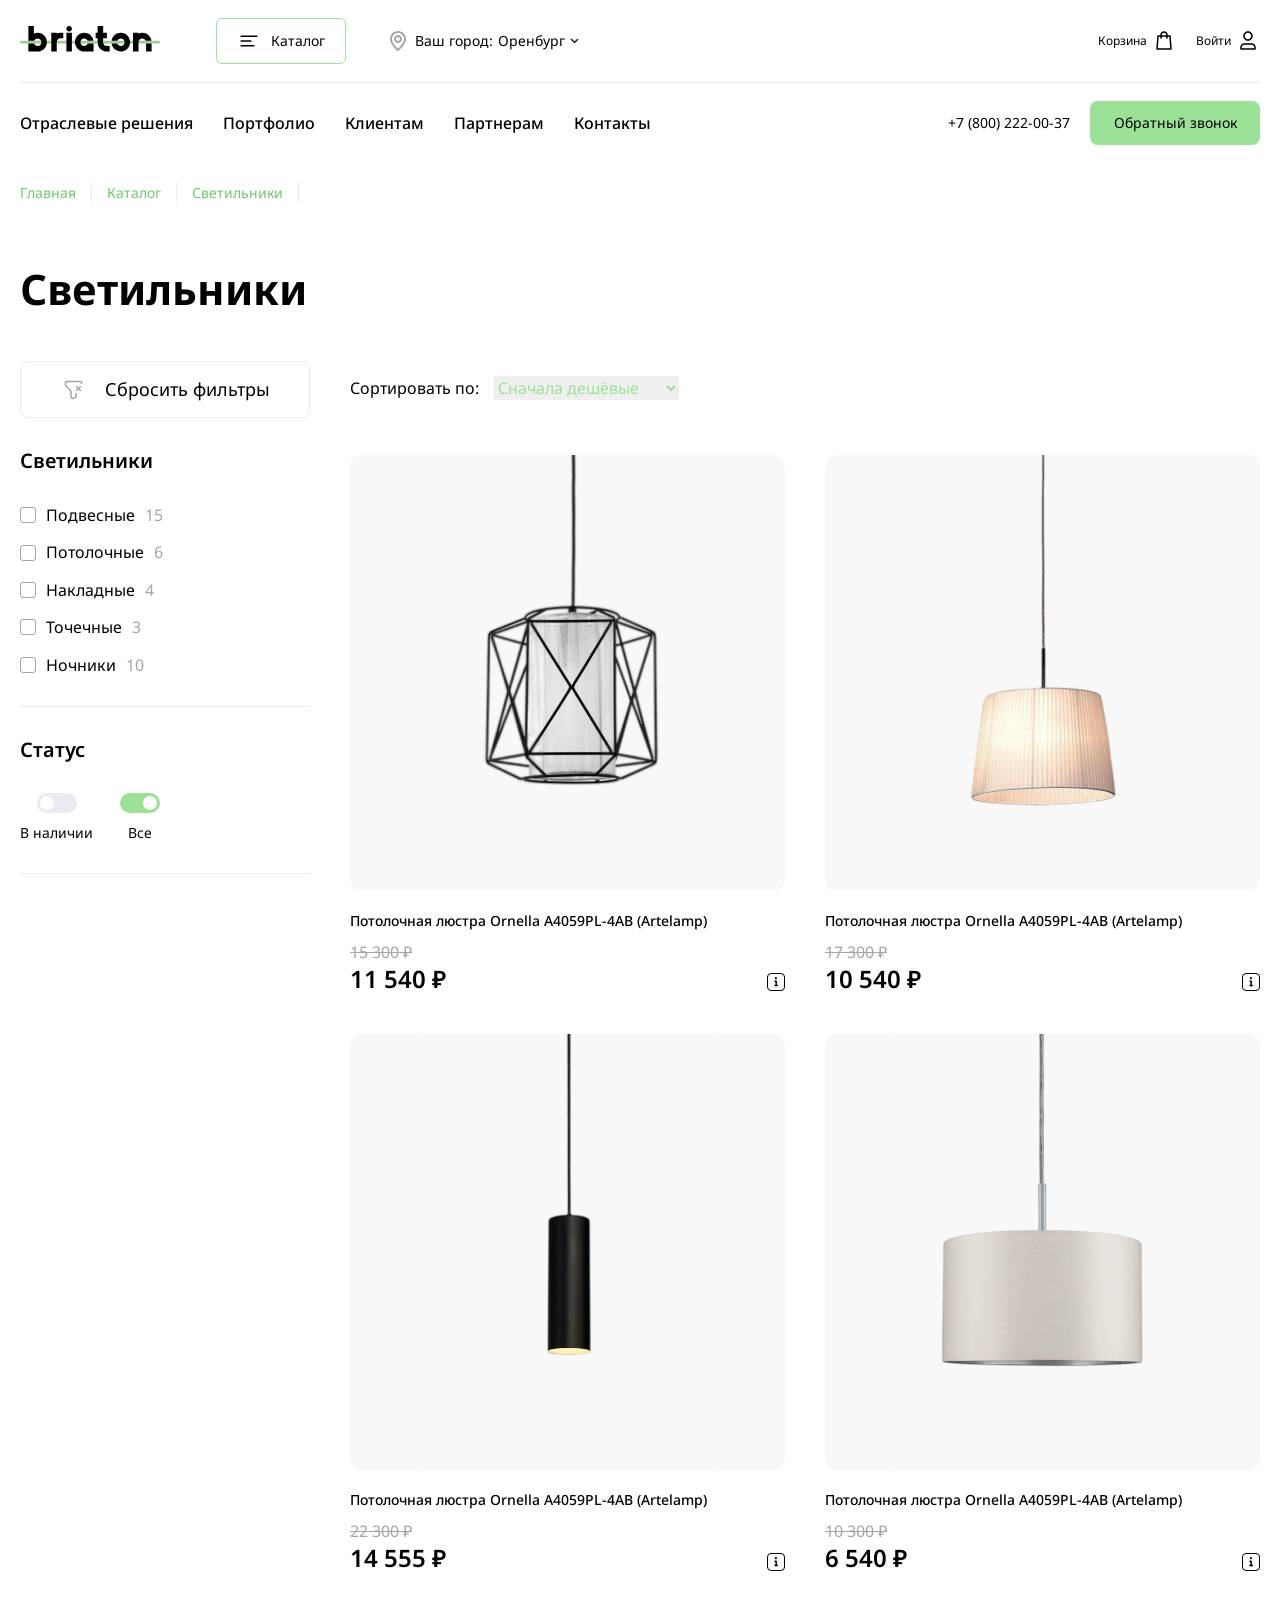
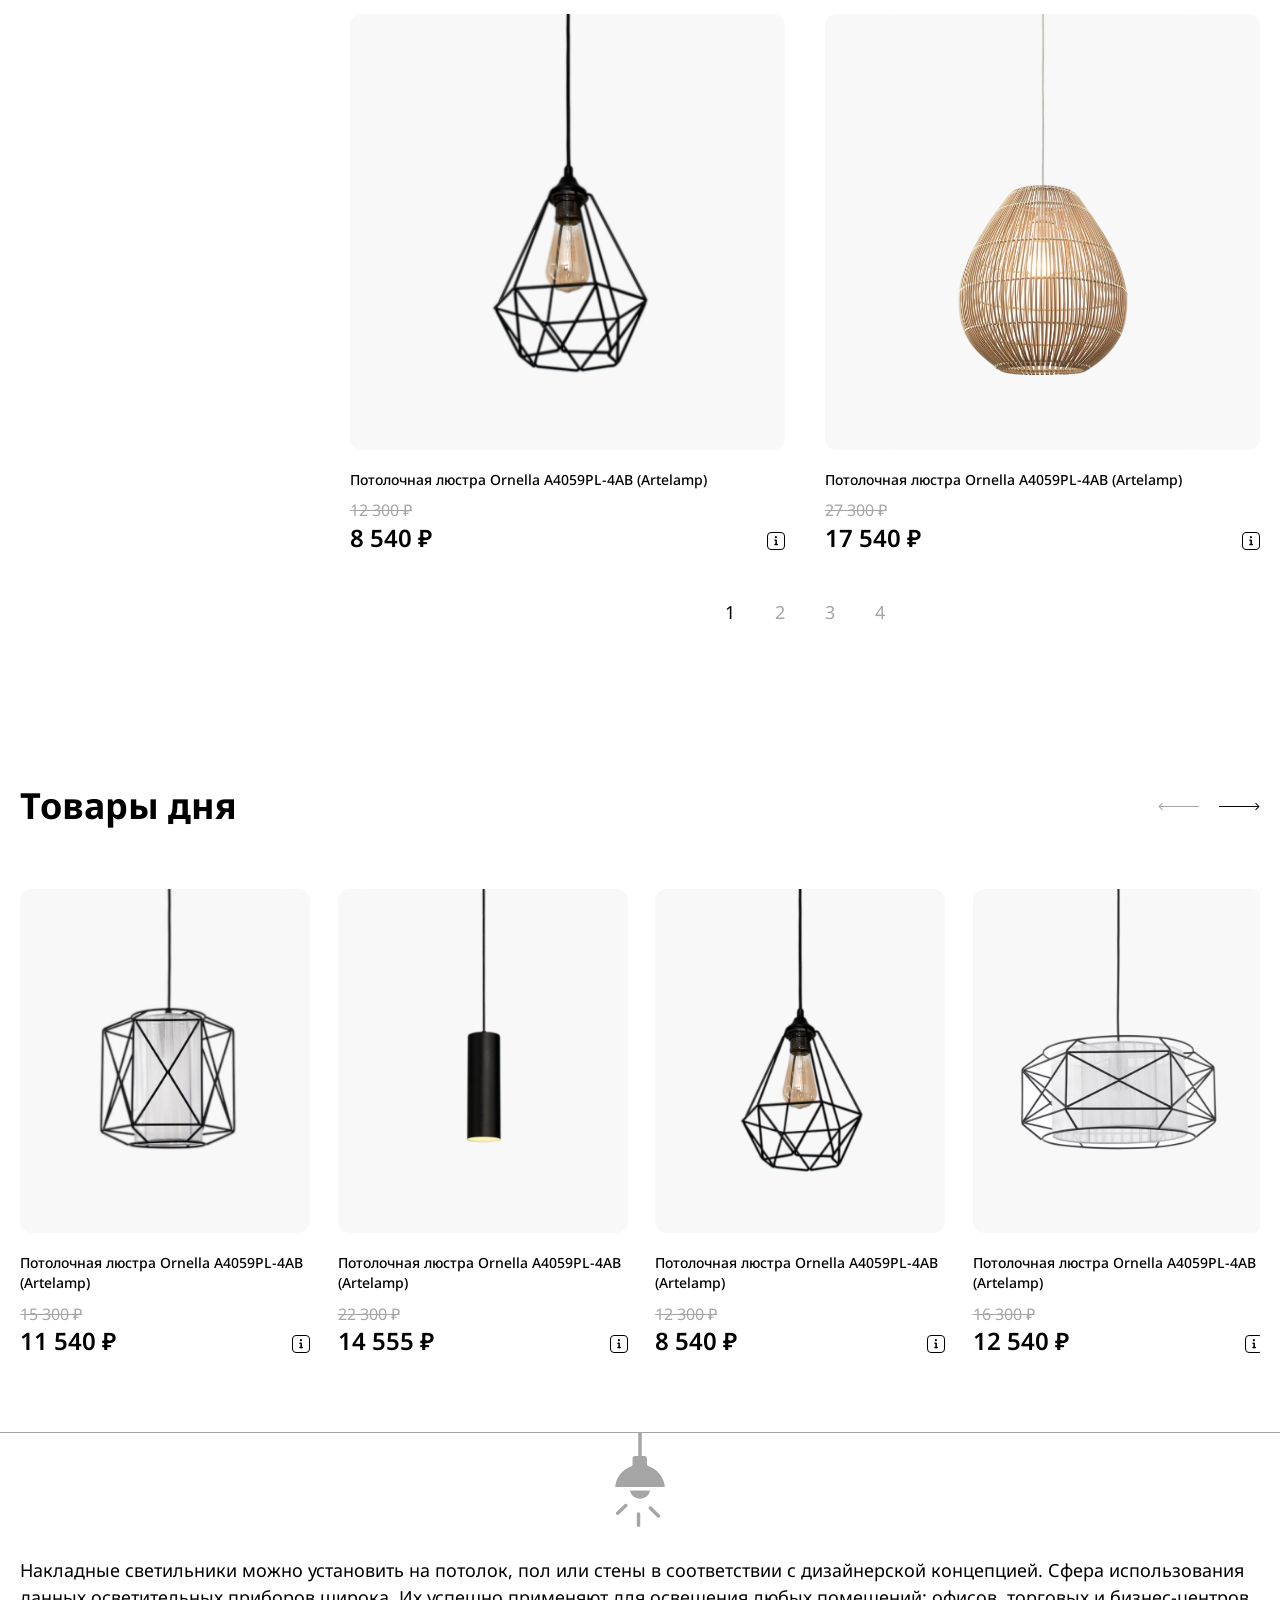
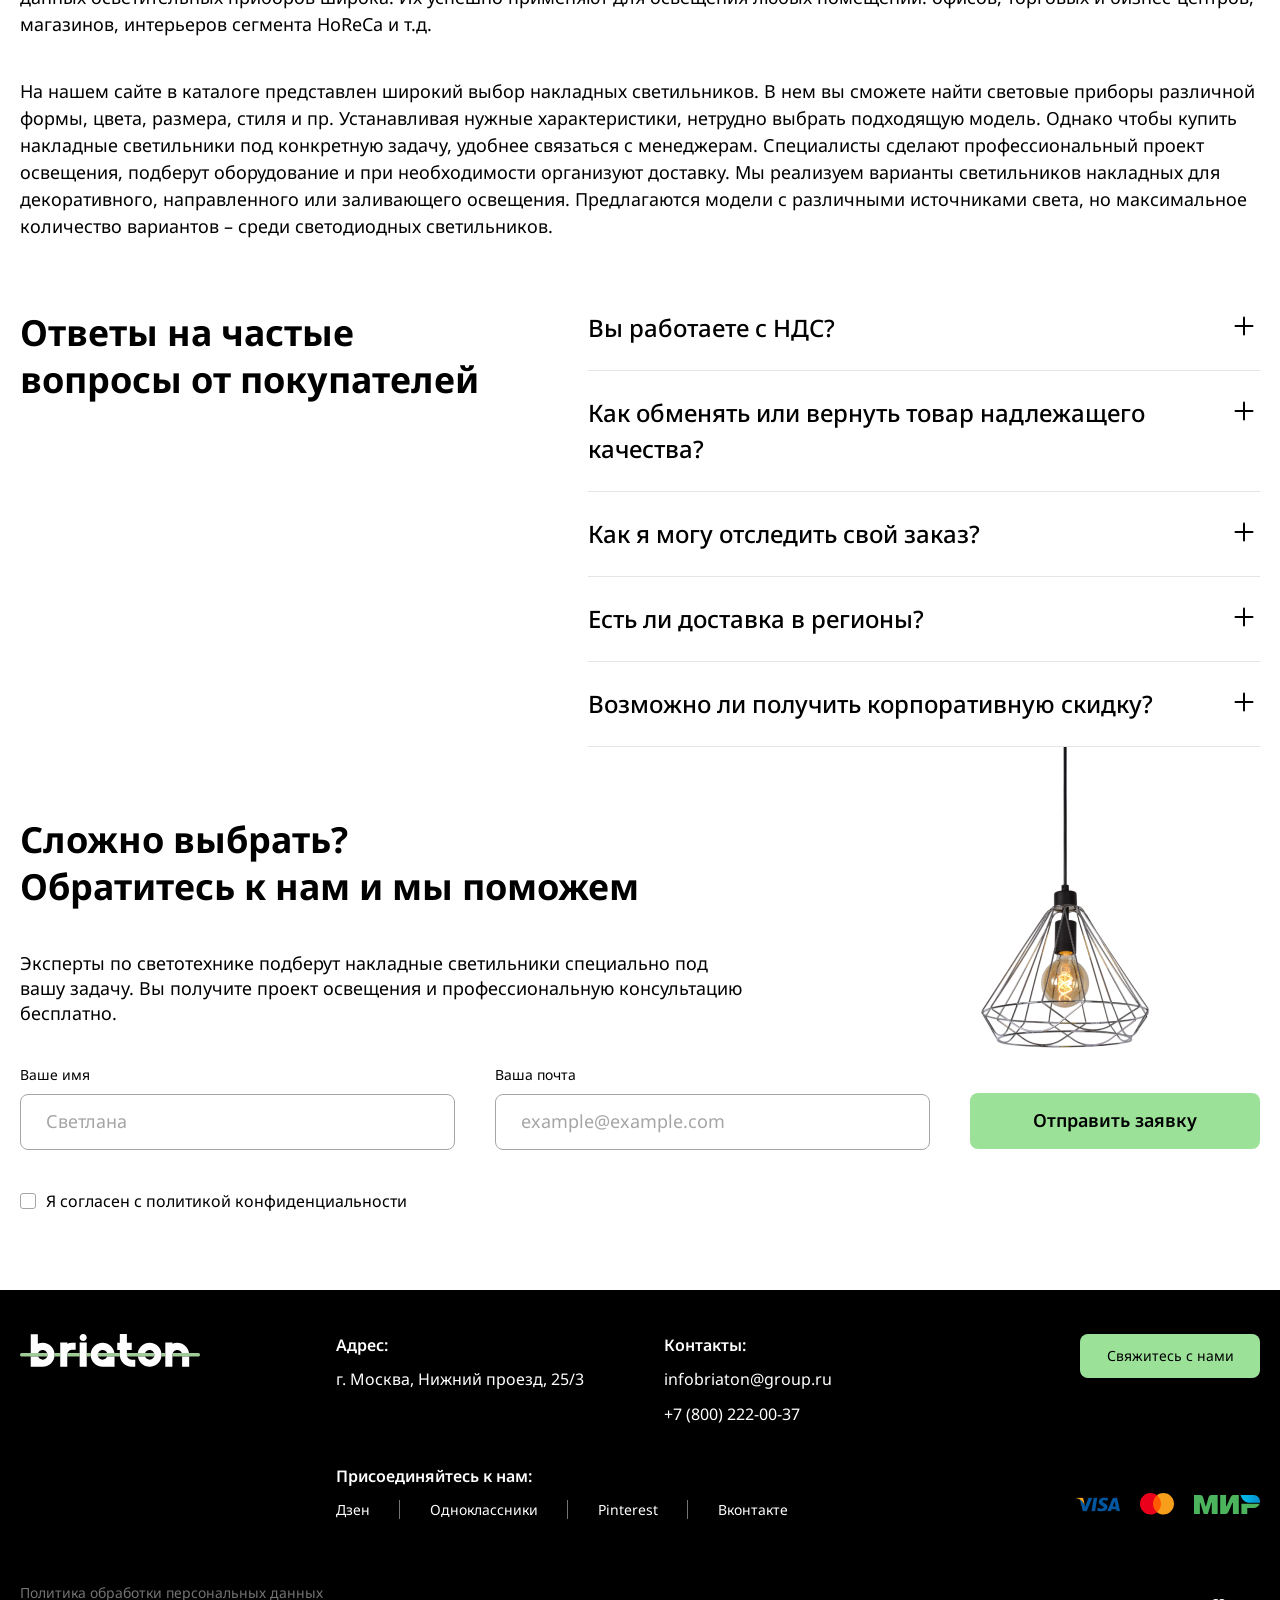
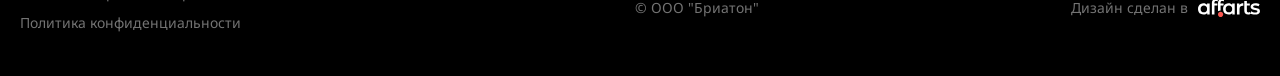
<file: catalog.html>
<!DOCTYPE html>
<html lang="ru">
<head>
  <meta charset="UTF-8">
  <meta name="viewport" content="width=device-width, initial-scale=1.0">
  <meta http-equiv="X-UA-Compatible" content="ie=edge">
  <link rel="stylesheet" href="css/style.css">
  <title>Каталог товаров - Briaton</title>
</head>

<body>
<header class="header">
  <div class="container">

    <!-- Header - top -->
    <div class="header__top">
      <a href="#" class="header__logo-link">
        <svg class="header__logo" width="140" height="26" aria-hidden="true">
          <use xlink:href="images/sprite.svg#icon-logo"></use>
        </svg>
      </a>
      <button class="header__catalog-btn" type="button">
        <svg class="header__logo" width="24" height="24" aria-hidden="true">
          <use xlink:href="images/sprite.svg#icon-menu"></use>
        </svg>
        <span class="header__catalog-text">Каталог</span>
      </button>

      <!-- Location -->
      <div class="header__location location">
        <svg class="location__icon" width="24" height="24" aria-hidden="true">
          <use xlink:href="images/sprite.svg#icon-location"></use>
        </svg>
        <span class="location__text">Ваш город:</span>
        <button class="location__city" type="button">
          <span class="location__city-name">Оренбург</span>
          <svg class="location__arrow" width="9" height="6" aria-hidden="true">
            <use xlink:href="images/sprite.svg#icon-arrow-bottom"></use>
          </svg>
        </button>
        <ul class="location__sublist">
          <li class="location__subitem">
            <button class="location__sublink" type="button">Москва</button>
          </li>
          <li class="location__subitem">
            <button class="location__sublink" type="button">Оренбург</button>
          </li>
          <li class="location__subitem">
            <button class="location__sublink" type="button">Санкт-Петербург</button>
          </li>
        </ul>
      </div>

      <!-- User list -->
      <ul class="header__user-list">
        <li class="header__user-item">
          <button class="header__user-btn" type="button">
            <span class="header__user-text">Корзина</span>
            <svg class="header__user-icon" width="24" height="24" aria-hidden="true">
              <use xlink:href="images/sprite.svg#icon-basket"></use>
            </svg>
            <span class="header__user-count" style="display: none;">0</span>
          </button>

          <!-- Basket -->
          <div class="header__basket basket">
            <ul class="basket__list">
              <!--
              <li class="basket__item">
                <div class="basket__img">
                  <img src="images/item-1.png" alt="Фотография товара" height="60" width="60">
                </div>
                <span class="basket__name">Citilux Идальго CL434321 Бра с выключателем</span>
                <span class="basket__price">5690 руб</span>
                <button class="basket__item-close" type="button">
                  <svg class="main-menu__icon" width="24" height="24" aria-hidden="true">
                    <use xlink:href="images/sprite.svg#icon-close"></use>
                  </svg>
                </button>
              </li>
               -->
            </ul>
            <!-- <a class="basket__link btn" href="#">Перейти к оформлению</a> -->
            <div class="basket__empty-block">Корзина пока пуста</div>
          </div>
        </li>
        <li class="header__user-item">
          <button class="header__user-btn" type="button">
            <span class="header__user-text">Войти</span>
            <svg class="header__user-icon" width="24" height="24" aria-hidden="true">
              <use xlink:href="images/sprite.svg#icon-user"></use>
            </svg>
          </button>
        </li>
      </ul>
    </div>

    <!-- Header - bottom -->
    <div class="header__bottom">
      <ul class="header__nav-list">
        <li class="header__nav-item">
          <a class="header__nav-link" href="#">Отраслевые решения</a>
        </li>
        <li class="header__nav-item">
          <a class="header__nav-link" href="#">Портфолио</a>
        </li>
        <li class="header__nav-item">
          <a class="header__nav-link" href="#">Клиентам</a>
        </li>
        <li class="header__nav-item">
          <a class="header__nav-link" href="#">Партнерам</a>
        </li>
        <li class="header__nav-item">
          <a class="header__nav-link" href="#">Контакты</a>
        </li>
      </ul>
      <div class="header__contacts">
        <a href="tel:+78002220037" class="header__phone">+7 (800) 222-00-37</a>
        <button class="header__btn btn" type="button">Обратный звонок</button>
      </div>
    </div>

    <!-- Catalog -->
    <div class="header__catalog main-menu">
      <div class="main-menu__wrapper">
        <div class="main-menu__heading">
          <h2 class="main-menu__title">Категории товаров</h2>
          <button class="main-menu__close" type="button">
            <svg class="main-menu__icon" width="24" height="24" aria-hidden="true">
              <use xlink:href="images/sprite.svg#icon-close"></use>
            </svg>
          </button>
        </div>
        <ul class="main-menu__list">
          <li class="main-menu__item">
            <a class="main-menu__link" href="#">Люстры</a>
          </li>
          <li class="main-menu__item">
            <a class="main-menu__link main-menu__link--active" href="#">Светильники</a>
          </li>
          <li class="main-menu__item">
            <a class="main-menu__link" href="#">Бра и подсветки</a>
          </li>
          <li class="main-menu__item">
            <a class="main-menu__link" href="#">Споты</a>
          </li>
          <li class="main-menu__item">
            <a class="main-menu__link" href="#">Настольные лампы</a>
          </li>
          <li class="main-menu__item">
            <a class="main-menu__link" href="#">Торшеры</a>
          </li>
          <li class="main-menu__item">
            <a class="main-menu__link" href="#">Трековые системы</a>
          </li>
          <li class="main-menu__item">
            <a class="main-menu__link" href="#">Уличное освещение</a>
          </li>
          <li class="main-menu__item">
            <a class="main-menu__link" href="#">Офисное освещение</a>
          </li>
          <li class="main-menu__item">
            <a class="main-menu__link" href="#">Лампочки</a>
          </li>
          <li class="main-menu__item">
            <a class="main-menu__link" href="#">Светодиоидная подсветка</a>
          </li>
          <li class="main-menu__item">
            <a class="main-menu__link" href="#">Предметы инерьера</a>
          </li>
          <li class="main-menu__item">
            <a class="main-menu__link" href="#">Электротовары</a>
          </li>
          <li class="main-menu__item">
            <a class="main-menu__link" href="#">Комплектующие</a>
          </li>
        </ul>
      </div>
    </div>
  </div>
</header>

<main>
  <!-- Breadcrumbs -->
  <div class="breadcrumbs">
    <div class="container">
      <ul class="breadcrumbs__list">
        <li class="breadcrumbs__item">
          <a class="breadcrumbs__link" href="#">Главная</a>
        </li>
        <li class="breadcrumbs__item">
          <a class="breadcrumbs__link" href="#">Каталог</a>
        </li>
        <li class="breadcrumbs__item">
          <a class="breadcrumbs__link" href="#">Светильники</a>
        </li>
      </ul>
    </div>
  </div>

  <section class="catalog">
    <div class="container">
      <h1 class="catalog__title">Светильники</h1>
      <div class="catalog__wrapper">
        <form action="#" method="get" class="catalog-form">
          <button class="catalog-form__reset" type="reset">
            <svg width="24" height="24" aria-hidden="true">
              <use xlink:href="images/sprite.svg#icon-filter"></use>
            </svg>
            <span class="catalog-form__reset-text">Сбросить фильтры</span>
          </button>
          <fieldset class="catalog-form__fieldset">
            <legend class="catalog-form__legend">Светильники</legend>
            <ul class="catalog-form__list-col">
              <li class="catalog-form__item-col">
                <div class="custom-checkbox custom-checkbox--pendant">
                  <input class="visually-hidden custom-checkbox__field" id="pendant" type="checkbox" name="type" value="pendant">
                  <label class="custom-checkbox__label" for="pendant">
                      <span class="custom-checkbox__name">
                        Подвесные
                      </span>
                    <svg class="custom-checkbox__icon" width="10" height="10" aria-hidden="true">
                      <use xlink:href="images/sprite.svg#icon-check"></use>
                    </svg>
                    <span class="custom-checkbox__count">158</span>
                  </label>
                </div>
              </li>
              <li class="catalog-form__item-col">
                <div class="custom-checkbox custom-checkbox--ceiling">
                  <input class="visually-hidden custom-checkbox__field" id="ceiling" type="checkbox" name="type" value="ceiling">
                  <label class="custom-checkbox__label" for="ceiling">
                      <span class="custom-checkbox__name">
                        Потолочные
                      </span>
                    <svg class="custom-checkbox__icon" width="10" height="10" aria-hidden="true">
                      <use xlink:href="images/sprite.svg#icon-check"></use>
                    </svg>
                    <span class="custom-checkbox__count">118</span>
                  </label>
                </div>
              </li>
              <li class="catalog-form__item-col">
                <div class="custom-checkbox custom-checkbox--overhead">
                  <input class="visually-hidden custom-checkbox__field" id="overhead" type="checkbox" name="type" value="overhead">
                  <label class="custom-checkbox__label" for="overhead">
                      <span class="custom-checkbox__name">
                        Накладные
                      </span>
                    <svg class="custom-checkbox__icon" width="10" height="10" aria-hidden="true">
                      <use xlink:href="images/sprite.svg#icon-check"></use>
                    </svg>
                    <span class="custom-checkbox__count">463</span>
                  </label>
                </div>
              </li>
              <li class="catalog-form__item-col">
                <div class="custom-checkbox custom-checkbox--point">
                  <input class="visually-hidden custom-checkbox__field" id="point" type="checkbox" name="type" value="point">
                  <label class="custom-checkbox__label" for="point">
                      <span class="custom-checkbox__name">
                        Точечные
                      </span>
                    <svg class="custom-checkbox__icon" width="10" height="10" aria-hidden="true">
                      <use xlink:href="images/sprite.svg#icon-check"></use>
                    </svg>
                    <span class="custom-checkbox__count">158</span>
                  </label>
                </div>
              </li>
              <li class="catalog-form__item-col">
                <div class="custom-checkbox custom-checkbox--nightlights">
                  <input class="visually-hidden custom-checkbox__field" id="nightlights" type="checkbox"
                         name="type" value="nightlights">
                  <label class="custom-checkbox__label" for="nightlights">
                      <span class="custom-checkbox__name">
                        Ночники
                      </span>
                    <svg class="custom-checkbox__icon" width="10" height="10" aria-hidden="true">
                      <use xlink:href="images/sprite.svg#icon-check"></use>
                    </svg>
                    <span class="custom-checkbox__count">118</span>
                  </label>
                </div>
              </li>
            </ul>
          </fieldset>
          <fieldset class="catalog-form__fieldset">
            <legend class="catalog-form__legend">Статус</legend>
            <ul class="catalog-form__list-row">
              <li class="catalog-form__item-row">
                <div class="custom-radio">
                  <input class="visually-hidden custom-radio__field" id="instock" type="radio" name="status"
                         value="instock">
                  <label class="custom-radio__label" for="instock">
                    <span class="custom-radio__toggle"></span>
                    <span class="custom-radio__text">В наличии</span>
                  </label>
                </div>
              </li>
              <li class="catalog-form__item-row">
                <div class="custom-radio">
                  <input class="visually-hidden custom-radio__field" id="all-item" type="radio" name="status"
                         value="all-item" checked>
                  <label class="custom-radio__label" for="all-item">
                    <span class="custom-radio__toggle"></span>
                    <span class="custom-radio__text">Все</span>
                  </label>
                </div>
              </li>
            </ul>
          </fieldset>
        </form>
        <div class="catalog__products">
          <div class="catalog__sort">
            <p class="catalog__sort-text">Сортировать по:</p>
            <select class="catalog__sort-select" name="sort">
              <option value="price-min">Сначала дешёвые</option>
              <option value="price-max">Сначала дорогие</option>
              <option value="rating-max">Сначала популярные</option>
            </select>
          </div>
          <ul class="catalog__list">
          </ul>
          <ol class="catalog__pagination">
          </ol>
        </div>
      </div>
    </div>
  </section>

  <!-- Товары дня -->
  <section class="day-products">
    <div class="container">
      <div class="day-products__top">
        <h2 class="day-products__title">Товары дня</h2>

        <!-- Навигация для слайдера -->
        <div class="day-products__navigation">
          <button class="day-products__navigation-btn day-products__navigation-btn--prev" disabled type="button">
            <svg width="41" height="9" aria-hidden="true">
              <use xlink:href="images/sprite.svg#icon-arrow-prev"></use>
            </svg>
          </button>
          <button class="day-products__navigation-btn day-products__navigation-btn--next" type="button">
            <svg width="41" height="9" aria-hidden="true">
              <use xlink:href="images/sprite.svg#icon-arrow-next"></use>
            </svg>
          </button>
        </div>
      </div>

      <!-- Слайдер -->
      <div class="day-products__slider swiper">
        <ul class="day-products__list swiper-wrapper">
        </ul>
      </div>
    </div>
  </section>

  <!-- Описание компании -->
  <section class="description">
    <div class="container">
      <svg class="description__lamp" width="94" height="94" aria-hidden="true">
        <use xlink:href="images/sprite.svg#icon-lamp"></use>
      </svg>
      <h2 class="visually-hidden">Описание магазина</h2>
      <div class="description__texts">
        <p>Накладные светильники можно установить на потолок, пол или стены в соответствии с дизайнерской концепцией. Сфера использования данных осветительных приборов широка. Их успешно применяют для освещения любых помещений: офисов, торговых и бизнес-центров, магазинов, интерьеров сегмента HoReCa и т.д.
        </p>
        <p>На нашем сайте в каталоге представлен широкий выбор накладных светильников. В нем вы сможете найти световые приборы различной формы, цвета, размера, стиля и пр. Устанавливая нужные характеристики, нетрудно выбрать подходящую модель. Однако чтобы купить накладные светильники под конкретную задачу, удобнее связаться с менеджерам. Специалисты сделают профессиональный проект освещения, подберут оборудование и при необходимости организуют доставку. Мы реализуем варианты светильников накладных для декоративного, направленного или заливающего освещения. Предлагаются модели с различными источниками света, но максимальное количество вариантов – среди светодиодных светильников.</p>
      </div>
    </div>
  </section>

  <!-- FAQ -->
  <section class="faq">
    <div class="container">
      <div class="faq__wrapper">
        <h2 class="faq__title">Ответы на частые вопросы от покупателей</h2>
        <div class="faq__accordion accordion">
          <div class="accordion__element">
            <button class="accordion__btn" type="button">
              <span class="accordion__btn-text">Вы работаете с НДС?</span>
              <span class="accordion__btn-icon"></span>
            </button>
            <div class="accordion__content">
              <div class="accordion__inner">
                <div class="accordion__text">
                  <p>Вы можете отказаться от покупки. Товар должен быть надлежащего качества. Убедитесь, что сохранён товарный вид, потребительские свойства, а также имеется документ, подтверждающий покупку товара, на товаре отсутствуют следы сборки, ухудшающие его товарный вид.</p>
                  <p>Обращаем Ваше внимание, что расходы на доставку товара в случае возврата или обмена товара надлежащего качества несет Покупатель.</p>
                </div>
              </div>
            </div>
          </div>
          <div class="accordion__element">
            <button class="accordion__btn" type="button">
              <span class="accordion__btn-text">Как обменять или вернуть товар надлежащего качества?</span>
              <span class="accordion__btn-icon"></span>
            </button>
            <div class="accordion__content">
              <div class="accordion__inner">
                <div class="accordion__text">
                  <p>Вы можете отказаться от покупки. Товар должен быть надлежащего качества. Убедитесь, что сохранён товарный вид, потребительские свойства, а также имеется документ, подтверждающий покупку товара, на товаре отсутствуют следы сборки, ухудшающие его товарный вид.</p>
                  <p>Обращаем Ваше внимание, что расходы на доставку товара в случае возврата или обмена товара надлежащего качества несет Покупатель.</p>
                </div>
              </div>
            </div>
          </div>
          <div class="accordion__element">
            <button class="accordion__btn" type="button">
              <span class="accordion__btn-text">Как я могу отследить свой заказ?</span>
              <span class="accordion__btn-icon"></span>
            </button>
            <div class="accordion__content">
              <div class="accordion__inner">
                <div class="accordion__text">
                  <p>Вы можете отказаться от покупки. Товар должен быть надлежащего качества. Убедитесь, что сохранён товарный вид, потребительские свойства, а также имеется документ, подтверждающий покупку товара, на товаре отсутствуют следы сборки, ухудшающие его товарный вид.</p>
                  <p>Обращаем Ваше внимание, что расходы на доставку товара в случае возврата или обмена товара надлежащего качества несет Покупатель.</p>
                </div>
              </div>
            </div>
          </div>
          <div class="accordion__element">
            <button class="accordion__btn" type="button">
              <span class="accordion__btn-text">Есть ли доставка в регионы?</span>
              <span class="accordion__btn-icon"></span>
            </button>
            <div class="accordion__content">
              <div class="accordion__inner">
                <div class="accordion__text">
                  <p>Вы можете отказаться от покупки. Товар должен быть надлежащего качества. Убедитесь, что сохранён товарный вид, потребительские свойства, а также имеется документ, подтверждающий покупку товара, на товаре отсутствуют следы сборки, ухудшающие его товарный вид.</p>
                  <p>Обращаем Ваше внимание, что расходы на доставку товара в случае возврата или обмена товара надлежащего качества несет Покупатель.</p>
                </div>
              </div>
            </div>
          </div>
          <div class="accordion__element">
            <button class="accordion__btn" type="button">
              <span class="accordion__btn-text">Возможно ли получить корпоративную скидку?</span>
              <span class="accordion__btn-icon"></span>
            </button>
            <div class="accordion__content">
              <div class="accordion__inner">
                <div class="accordion__text">
                  <p>Вы можете отказаться от покупки. Товар должен быть надлежащего качества. Убедитесь, что сохранён товарный вид, потребительские свойства, а также имеется документ, подтверждающий покупку товара, на товаре отсутствуют следы сборки, ухудшающие его товарный вид.</p>
                  <p>Обращаем Ваше внимание, что расходы на доставку товара в случае возврата или обмена товара надлежащего качества несет Покупатель.</p>
                </div>
              </div>
            </div>
          </div>
        </div>
      </div>
    </div>
  </section>

  <!-- Форма -->
  <section class="questions">
    <div class="container">
      <div class="questions__wrapper">
        <h2 class="questions__title">
          <span class="questions__title-text">Сложно выбрать?</span>
          <span class="questions__title-text">Обратитесь к нам и мы поможем</span>
        </h2>
        <img class="questions__img" src="images/lamp.png" width="253" height="319" alt="Фотография лампы">
        <p class="questions__text">Эксперты по светотехнике подберут накладные светильники специально под вашу задачу. Вы получите проект освещения и профессиональную консультацию бесплатно.</p>
        <form action="#" method="POST" class="questions__form">
          <div class="questions__inner">
            <div class="custom-input">
              <label for="name" class="custon-input__label">Ваше имя</label>
              <input type="text" class="custom-input__field" id="name" name="name" placeholder="Светлана">
            </div>
            <div class="custom-input">
              <label for="email" class="custon-input__label">Ваша почта</label>
              <input type="email" class="custom-input__field" id="email" name="email" placeholder="example@example.com">
            </div>
            <button class="questions__btn btn btn--big" type="submit">Отправить заявку</button>
          </div>
          <div class="custom-checkbox">
            <input class="visually-hidden custom-checkbox__field" id="agree" type="checkbox" name="agree">
            <label class="custom-checkbox__label" for="agree">
              <span class="custom-checkbox__name">Я согласен с политикой конфиденциальности</span>
              <svg class="custom-checkbox__icon" width="10" height="10" aria-hidden="true">
                <use xlink:href="images/sprite.svg#icon-check"></use>
              </svg>
            </label>
          </div>
        </form>
      </div>
    </div>
  </section>
</main>

<footer class="footer">
  <div class="container">
    <div class="footer__main">
      <a class="footer__logo-link" href="#">
        <svg class="footer__logo" width="180" height="33" aria-hidden="true">
          <use xlink:href="images/sprite.svg#icon-logo-black"></use>
        </svg>
      </a>
      <div class="footer__menu">
        <div class="footer__box">
          <div class="footer__contact">
            <span class="footer__name">Адрес:</span>
            <span class="footer__contact-link">г. Москва, Нижний проезд, 25/3</span>
          </div>
          <div class="footer__contact">
            <span class="footer__name">Контакты:</span>
            <a class="footer__contact-link" href="mailto:infobriaton@group.ru">infobriaton@group.ru</a>
            <a class="footer__contact-link" href="tel:+78002220037">+7 (800) 222-00-37</a>
          </div>
        </div>
        <div class="footer__social">
          <span class="footer__name">Присоединяйтесь к нам:</span>
          <ul class="footer__social-list">
            <li class="footer__social-item">
              <a class="footer__social-link" href="#">Дзен</a>
            </li>
            <li class="footer__social-item">
              <a class="footer__social-link" href="#">Одноклассники</a>
            </li>
            <li class="footer__social-item">
              <a class="footer__social-link" href="#">Pinterest</a>
            </li>
            <li class="footer__social-item">
              <a class="footer__social-link" href="#">Вконтакте</a>
            </li>
          </ul>
        </div>
      </div>
      <div class="footer__info">
        <button class="footer__btn btn">Свяжитесь с нами</button>
        <ul class="footer__cards">
          <li class="footer__card">
            <svg class="footer__logo" width="44" height="15" aria-hidden="true">
              <use xlink:href="images/sprite.svg#icon-visa"></use>
            </svg>
          </li>
          <li class="footer__card">
            <svg class="footer__logo" width="34" height="22" aria-hidden="true">
              <use xlink:href="images/sprite.svg#icon-mc"></use>
            </svg>
          </li>
          <li class="footer__card">
            <svg class="footer__logo" width="66" height="19" aria-hidden="true">
              <use xlink:href="images/sprite.svg#icon-mir"></use>
            </svg>
          </li>
        </ul>
      </div>
    </div>

    <div class="footer__bottom">
      <div class="footer__policy">
        <a class="footer__policy-link" href="#">Политика обработки персональных данных</a>
        <a class="footer__policy-link" href="#">Политика конфиденциальности</a>
      </div>
      <span class="footer__copyright">© ООО "Бриатон"</span>
      <a class="footer__develop" href="https://affarts.ru/">
        <span class="footer__develop-text">Дизайн сделан в</span>
        <svg class="footer__develop-logo" width="62" height="18" aria-hidden="true">
          <use xlink:href="images/sprite.svg#icon-affarts"></use>
        </svg>
      </a>
    </div>
  </div>
</footer>
<script src="./js/vendor/swiper.js"></script>
<script src="./js/vendor/just-validate.js"></script>
<script src="./js/vendor/popprjs.min.js"></script>
<script src="./js/vendor/tippy.min.js"></script>
<script src="./js/main.js" type="module"></script>
</body>
</html>
</file>
<file: css/style.css>
/* Vendor */
/* ------------------------------------ */
/**
 * Swiper 11.1.14
 * Most modern mobile touch slider and framework with hardware accelerated transitions
 * https://swiperjs.com
 *
 * Copyright 2014-2024 Vladimir Kharlampidi
 *
 * Released under the MIT License
 *
 * Released on: September 12, 2024
 */
@font-face {
  font-family: swiper-icons;
  src: url("data:application/font-woff;charset=utf-8;base64, [base64]//wADZ2x5ZgAAAywAAADMAAAD2MHtryVoZWFkAAABbAAAADAAAAA2E2+eoWhoZWEAAAGcAAAAHwAAACQC9gDzaG10eAAAAigAAAAZAAAArgJkABFsb2NhAAAC0AAAAFoAAABaFQAUGG1heHAAAAG8AAAAHwAAACAAcABAbmFtZQAAA/gAAAE5AAACXvFdBwlwb3N0AAAFNAAAAGIAAACE5s74hXjaY2BkYGAAYpf5Hu/j+W2+MnAzMYDAzaX6QjD6/4//Bxj5GA8AuRwMYGkAPywL13jaY2BkYGA88P8Agx4j+/8fQDYfA1AEBWgDAIB2BOoAeNpjYGRgYNBh4GdgYgABEMnIABJzYNADCQAACWgAsQB42mNgYfzCOIGBlYGB0YcxjYGBwR1Kf2WQZGhhYGBiYGVmgAFGBiQQkOaawtDAoMBQxXjg/wEGPcYDDA4wNUA2CCgwsAAAO4EL6gAAeNpj2M0gyAACqxgGNWBkZ2D4/wMA+xkDdgAAAHjaY2BgYGaAYBkGRgYQiAHyGMF8FgYHIM3DwMHABGQrMOgyWDLEM1T9/w8UBfEMgLzE////P/5//f/V/xv+r4eaAAeMbAxwIUYmIMHEgKYAYjUcsDAwsLKxc3BycfPw8jEQA/[base64]/uznmfPFBNODM2K7MTQ45YEAZqGP81AmGGcF3iPqOop0r1SPTaTbVkfUe4HXj97wYE+yNwWYxwWu4v1ugWHgo3S1XdZEVqWM7ET0cfnLGxWfkgR42o2PvWrDMBSFj/IHLaF0zKjRgdiVMwScNRAoWUoH78Y2icB/yIY09An6AH2Bdu/UB+yxopYshQiEvnvu0dURgDt8QeC8PDw7Fpji3fEA4z/PEJ6YOB5hKh4dj3EvXhxPqH/SKUY3rJ7srZ4FZnh1PMAtPhwP6fl2PMJMPDgeQ4rY8YT6Gzao0eAEA409DuggmTnFnOcSCiEiLMgxCiTI6Cq5DZUd3Qmp10vO0LaLTd2cjN4fOumlc7lUYbSQcZFkutRG7g6JKZKy0RmdLY680CDnEJ+UMkpFFe1RN7nxdVpXrC4aTtnaurOnYercZg2YVmLN/d/gczfEimrE/fs/bOuq29Zmn8tloORaXgZgGa78yO9/cnXm2BpaGvq25Dv9S4E9+5SIc9PqupJKhYFSSl47+Qcr1mYNAAAAeNptw0cKwkAAAMDZJA8Q7OUJvkLsPfZ6zFVERPy8qHh2YER+3i/BP83vIBLLySsoKimrqKqpa2hp6+jq6RsYGhmbmJqZSy0sraxtbO3sHRydnEMU4uR6yx7JJXveP7WrDycAAAAAAAH//wACeNpjYGRgYOABYhkgZgJCZgZNBkYGLQZtIJsFLMYAAAw3ALgAeNolizEKgDAQBCchRbC2sFER0YD6qVQiBCv/H9ezGI6Z5XBAw8CBK/m5iQQVauVbXLnOrMZv2oLdKFa8Pjuru2hJzGabmOSLzNMzvutpB3N42mNgZGBg4GKQYzBhYMxJLMlj4GBgAYow/P/PAJJhLM6sSoWKfWCAAwDAjgbRAAB42mNgYGBkAIIbCZo5IPrmUn0hGA0AO8EFTQAA");
  font-weight: 400;
  font-style: normal;
}
:root {
  --swiper-theme-color:#007aff;
}

:host {
  position: relative;
  display: block;
  margin-left: auto;
  margin-right: auto;
  z-index: 1;
}

.swiper {
  margin-left: auto;
  margin-right: auto;
  position: relative;
  overflow: hidden;
  list-style: none;
  padding: 0;
  z-index: 1;
  display: block;
}

.swiper-vertical > .swiper-wrapper {
  flex-direction: column;
}

.swiper-wrapper {
  position: relative;
  width: 100%;
  height: 100%;
  z-index: 1;
  display: flex;
  transition-property: transform;
  transition-timing-function: var(--swiper-wrapper-transition-timing-function, initial);
  box-sizing: content-box;
}

.swiper-android .swiper-slide, .swiper-ios .swiper-slide, .swiper-wrapper {
  transform: translate3d(0px, 0, 0);
}

.swiper-horizontal {
  touch-action: pan-y;
}

.swiper-vertical {
  touch-action: pan-x;
}

.swiper-slide {
  flex-shrink: 0;
  width: 100%;
  height: 100%;
  position: relative;
  transition-property: transform;
  display: block;
}

.swiper-slide-invisible-blank {
  visibility: hidden;
}

.swiper-autoheight, .swiper-autoheight .swiper-slide {
  height: auto;
}

.swiper-autoheight .swiper-wrapper {
  align-items: flex-start;
  transition-property: transform, height;
}

.swiper-backface-hidden .swiper-slide {
  transform: translateZ(0);
  -webkit-backface-visibility: hidden;
  backface-visibility: hidden;
}

.swiper-3d.swiper-css-mode .swiper-wrapper {
  perspective: 1200px;
}

.swiper-3d .swiper-wrapper {
  transform-style: preserve-3d;
}

.swiper-3d {
  perspective: 1200px;
}

.swiper-3d .swiper-cube-shadow, .swiper-3d .swiper-slide {
  transform-style: preserve-3d;
}

.swiper-css-mode > .swiper-wrapper {
  overflow: auto;
  scrollbar-width: none;
  -ms-overflow-style: none;
}

.swiper-css-mode > .swiper-wrapper::-webkit-scrollbar {
  display: none;
}

.swiper-css-mode > .swiper-wrapper > .swiper-slide {
  scroll-snap-align: start start;
}

.swiper-css-mode.swiper-horizontal > .swiper-wrapper {
  scroll-snap-type: x mandatory;
}

.swiper-css-mode.swiper-vertical > .swiper-wrapper {
  scroll-snap-type: y mandatory;
}

.swiper-css-mode.swiper-free-mode > .swiper-wrapper {
  scroll-snap-type: none;
}

.swiper-css-mode.swiper-free-mode > .swiper-wrapper > .swiper-slide {
  scroll-snap-align: none;
}

.swiper-css-mode.swiper-centered > .swiper-wrapper::before {
  content: "";
  flex-shrink: 0;
  order: 9999;
}

.swiper-css-mode.swiper-centered > .swiper-wrapper > .swiper-slide {
  scroll-snap-align: center center;
  scroll-snap-stop: always;
}

.swiper-css-mode.swiper-centered.swiper-horizontal > .swiper-wrapper > .swiper-slide:first-child {
  margin-inline-start: var(--swiper-centered-offset-before);
}

.swiper-css-mode.swiper-centered.swiper-horizontal > .swiper-wrapper::before {
  height: 100%;
  min-height: 1px;
  width: var(--swiper-centered-offset-after);
}

.swiper-css-mode.swiper-centered.swiper-vertical > .swiper-wrapper > .swiper-slide:first-child {
  margin-block-start: var(--swiper-centered-offset-before);
}

.swiper-css-mode.swiper-centered.swiper-vertical > .swiper-wrapper::before {
  width: 100%;
  min-width: 1px;
  height: var(--swiper-centered-offset-after);
}

.swiper-3d .swiper-slide-shadow, .swiper-3d .swiper-slide-shadow-bottom, .swiper-3d .swiper-slide-shadow-left, .swiper-3d .swiper-slide-shadow-right, .swiper-3d .swiper-slide-shadow-top {
  position: absolute;
  left: 0;
  top: 0;
  width: 100%;
  height: 100%;
  pointer-events: none;
  z-index: 10;
}

.swiper-3d .swiper-slide-shadow {
  background: rgba(0, 0, 0, 0.15);
}

.swiper-3d .swiper-slide-shadow-left {
  background-image: linear-gradient(to left, rgba(0, 0, 0, 0.5), rgba(0, 0, 0, 0));
}

.swiper-3d .swiper-slide-shadow-right {
  background-image: linear-gradient(to right, rgba(0, 0, 0, 0.5), rgba(0, 0, 0, 0));
}

.swiper-3d .swiper-slide-shadow-top {
  background-image: linear-gradient(to top, rgba(0, 0, 0, 0.5), rgba(0, 0, 0, 0));
}

.swiper-3d .swiper-slide-shadow-bottom {
  background-image: linear-gradient(to bottom, rgba(0, 0, 0, 0.5), rgba(0, 0, 0, 0));
}

.swiper-lazy-preloader {
  width: 42px;
  height: 42px;
  position: absolute;
  left: 50%;
  top: 50%;
  margin-left: -21px;
  margin-top: -21px;
  z-index: 10;
  transform-origin: 50%;
  box-sizing: border-box;
  border: 4px solid var(--swiper-preloader-color, var(--swiper-theme-color));
  border-radius: 50%;
  border-top-color: transparent;
}

.swiper-watch-progress .swiper-slide-visible .swiper-lazy-preloader, .swiper:not(.swiper-watch-progress) .swiper-lazy-preloader {
  animation: swiper-preloader-spin 1s infinite linear;
}

.swiper-lazy-preloader-white {
  --swiper-preloader-color:#fff;
}

.swiper-lazy-preloader-black {
  --swiper-preloader-color:#000;
}

@keyframes swiper-preloader-spin {
  0% {
    transform: rotate(0deg);
  }
  100% {
    transform: rotate(360deg);
  }
}
.swiper-virtual .swiper-slide {
  -webkit-backface-visibility: hidden;
  transform: translateZ(0);
}

.swiper-virtual.swiper-css-mode .swiper-wrapper::after {
  content: "";
  position: absolute;
  left: 0;
  top: 0;
  pointer-events: none;
}

.swiper-virtual.swiper-css-mode.swiper-horizontal .swiper-wrapper::after {
  height: 1px;
  width: var(--swiper-virtual-size);
}

.swiper-virtual.swiper-css-mode.swiper-vertical .swiper-wrapper::after {
  width: 1px;
  height: var(--swiper-virtual-size);
}

:root {
  --swiper-navigation-size:44px;
}

.swiper-button-next, .swiper-button-prev {
  position: absolute;
  top: var(--swiper-navigation-top-offset, 50%);
  width: calc(var(--swiper-navigation-size) / 44 * 27);
  height: var(--swiper-navigation-size);
  margin-top: calc(0px - var(--swiper-navigation-size) / 2);
  z-index: 10;
  cursor: pointer;
  display: flex;
  align-items: center;
  justify-content: center;
  color: var(--swiper-navigation-color, var(--swiper-theme-color));
}

.swiper-button-next.swiper-button-disabled, .swiper-button-prev.swiper-button-disabled {
  opacity: 0.35;
  cursor: auto;
  pointer-events: none;
}

.swiper-button-next.swiper-button-hidden, .swiper-button-prev.swiper-button-hidden {
  opacity: 0;
  cursor: auto;
  pointer-events: none;
}

.swiper-navigation-disabled .swiper-button-next, .swiper-navigation-disabled .swiper-button-prev {
  display: none !important;
}

.swiper-button-next svg, .swiper-button-prev svg {
  width: 100%;
  height: 100%;
  object-fit: contain;
  transform-origin: center;
}

.swiper-rtl .swiper-button-next svg, .swiper-rtl .swiper-button-prev svg {
  transform: rotate(180deg);
}

.swiper-button-prev, .swiper-rtl .swiper-button-next {
  left: var(--swiper-navigation-sides-offset, 10px);
  right: auto;
}

.swiper-button-next, .swiper-rtl .swiper-button-prev {
  right: var(--swiper-navigation-sides-offset, 10px);
  left: auto;
}

.swiper-button-lock {
  display: none;
}

.swiper-button-next:after, .swiper-button-prev:after {
  font-family: swiper-icons;
  font-size: var(--swiper-navigation-size);
  text-transform: none !important;
  letter-spacing: 0;
  font-variant: initial;
  line-height: 1;
}

.swiper-button-prev:after, .swiper-rtl .swiper-button-next:after {
  content: "prev";
}

.swiper-button-next, .swiper-rtl .swiper-button-prev {
  right: var(--swiper-navigation-sides-offset, 10px);
  left: auto;
}

.swiper-button-next:after, .swiper-rtl .swiper-button-prev:after {
  content: "next";
}

.swiper-pagination {
  position: absolute;
  text-align: center;
  transition: 0.3s opacity;
  transform: translate3d(0, 0, 0);
  z-index: 10;
}

.swiper-pagination.swiper-pagination-hidden {
  opacity: 0;
}

.swiper-pagination-disabled > .swiper-pagination, .swiper-pagination.swiper-pagination-disabled {
  display: none !important;
}

.swiper-horizontal > .swiper-pagination-bullets, .swiper-pagination-bullets.swiper-pagination-horizontal, .swiper-pagination-custom, .swiper-pagination-fraction {
  bottom: var(--swiper-pagination-bottom, 8px);
  top: var(--swiper-pagination-top, auto);
  left: 0;
  width: 100%;
}

.swiper-pagination-bullets-dynamic {
  overflow: hidden;
  font-size: 0;
}

.swiper-pagination-bullets-dynamic .swiper-pagination-bullet {
  transform: scale(0.33);
  position: relative;
}

.swiper-pagination-bullets-dynamic .swiper-pagination-bullet-active {
  transform: scale(1);
}

.swiper-pagination-bullets-dynamic .swiper-pagination-bullet-active-main {
  transform: scale(1);
}

.swiper-pagination-bullets-dynamic .swiper-pagination-bullet-active-prev {
  transform: scale(0.66);
}

.swiper-pagination-bullets-dynamic .swiper-pagination-bullet-active-prev-prev {
  transform: scale(0.33);
}

.swiper-pagination-bullets-dynamic .swiper-pagination-bullet-active-next {
  transform: scale(0.66);
}

.swiper-pagination-bullets-dynamic .swiper-pagination-bullet-active-next-next {
  transform: scale(0.33);
}

.swiper-pagination-bullet {
  width: var(--swiper-pagination-bullet-width, var(--swiper-pagination-bullet-size, 8px));
  height: var(--swiper-pagination-bullet-height, var(--swiper-pagination-bullet-size, 8px));
  display: inline-block;
  border-radius: var(--swiper-pagination-bullet-border-radius, 50%);
  background: var(--swiper-pagination-bullet-inactive-color, #000);
  opacity: var(--swiper-pagination-bullet-inactive-opacity, 0.2);
}

button.swiper-pagination-bullet {
  border: none;
  margin: 0;
  padding: 0;
  box-shadow: none;
  -webkit-appearance: none;
  appearance: none;
}

.swiper-pagination-clickable .swiper-pagination-bullet {
  cursor: pointer;
}

.swiper-pagination-bullet:only-child {
  display: none !important;
}

.swiper-pagination-bullet-active {
  opacity: var(--swiper-pagination-bullet-opacity, 1);
  background: var(--swiper-pagination-color, var(--swiper-theme-color));
}

.swiper-pagination-vertical.swiper-pagination-bullets, .swiper-vertical > .swiper-pagination-bullets {
  right: var(--swiper-pagination-right, 8px);
  left: var(--swiper-pagination-left, auto);
  top: 50%;
  transform: translate3d(0px, -50%, 0);
}

.swiper-pagination-vertical.swiper-pagination-bullets .swiper-pagination-bullet, .swiper-vertical > .swiper-pagination-bullets .swiper-pagination-bullet {
  margin: var(--swiper-pagination-bullet-vertical-gap, 6px) 0;
  display: block;
}

.swiper-pagination-vertical.swiper-pagination-bullets.swiper-pagination-bullets-dynamic, .swiper-vertical > .swiper-pagination-bullets.swiper-pagination-bullets-dynamic {
  top: 50%;
  transform: translateY(-50%);
  width: 8px;
}

.swiper-pagination-vertical.swiper-pagination-bullets.swiper-pagination-bullets-dynamic .swiper-pagination-bullet, .swiper-vertical > .swiper-pagination-bullets.swiper-pagination-bullets-dynamic .swiper-pagination-bullet {
  display: inline-block;
  transition: 0.2s transform, 0.2s top;
}

.swiper-horizontal > .swiper-pagination-bullets .swiper-pagination-bullet, .swiper-pagination-horizontal.swiper-pagination-bullets .swiper-pagination-bullet {
  margin: 0 var(--swiper-pagination-bullet-horizontal-gap, 4px);
}

.swiper-horizontal > .swiper-pagination-bullets.swiper-pagination-bullets-dynamic, .swiper-pagination-horizontal.swiper-pagination-bullets.swiper-pagination-bullets-dynamic {
  left: 50%;
  transform: translateX(-50%);
  white-space: nowrap;
}

.swiper-horizontal > .swiper-pagination-bullets.swiper-pagination-bullets-dynamic .swiper-pagination-bullet, .swiper-pagination-horizontal.swiper-pagination-bullets.swiper-pagination-bullets-dynamic .swiper-pagination-bullet {
  transition: 0.2s transform, 0.2s left;
}

.swiper-horizontal.swiper-rtl > .swiper-pagination-bullets-dynamic .swiper-pagination-bullet {
  transition: 0.2s transform, 0.2s right;
}

.swiper-pagination-fraction {
  color: var(--swiper-pagination-fraction-color, inherit);
}

.swiper-pagination-progressbar {
  background: var(--swiper-pagination-progressbar-bg-color, rgba(0, 0, 0, 0.25));
  position: absolute;
}

.swiper-pagination-progressbar .swiper-pagination-progressbar-fill {
  background: var(--swiper-pagination-color, var(--swiper-theme-color));
  position: absolute;
  left: 0;
  top: 0;
  width: 100%;
  height: 100%;
  transform: scale(0);
  transform-origin: left top;
}

.swiper-rtl .swiper-pagination-progressbar .swiper-pagination-progressbar-fill {
  transform-origin: right top;
}

.swiper-horizontal > .swiper-pagination-progressbar, .swiper-pagination-progressbar.swiper-pagination-horizontal, .swiper-pagination-progressbar.swiper-pagination-vertical.swiper-pagination-progressbar-opposite, .swiper-vertical > .swiper-pagination-progressbar.swiper-pagination-progressbar-opposite {
  width: 100%;
  height: var(--swiper-pagination-progressbar-size, 4px);
  left: 0;
  top: 0;
}

.swiper-horizontal > .swiper-pagination-progressbar.swiper-pagination-progressbar-opposite, .swiper-pagination-progressbar.swiper-pagination-horizontal.swiper-pagination-progressbar-opposite, .swiper-pagination-progressbar.swiper-pagination-vertical, .swiper-vertical > .swiper-pagination-progressbar {
  width: var(--swiper-pagination-progressbar-size, 4px);
  height: 100%;
  left: 0;
  top: 0;
}

.swiper-pagination-lock {
  display: none;
}

.swiper-scrollbar {
  border-radius: var(--swiper-scrollbar-border-radius, 10px);
  position: relative;
  touch-action: none;
  background: var(--swiper-scrollbar-bg-color, rgba(0, 0, 0, 0.1));
}

.swiper-scrollbar-disabled > .swiper-scrollbar, .swiper-scrollbar.swiper-scrollbar-disabled {
  display: none !important;
}

.swiper-horizontal > .swiper-scrollbar, .swiper-scrollbar.swiper-scrollbar-horizontal {
  position: absolute;
  left: var(--swiper-scrollbar-sides-offset, 1%);
  bottom: var(--swiper-scrollbar-bottom, 4px);
  top: var(--swiper-scrollbar-top, auto);
  z-index: 50;
  height: var(--swiper-scrollbar-size, 4px);
  width: calc(100% - 2 * var(--swiper-scrollbar-sides-offset, 1%));
}

.swiper-scrollbar.swiper-scrollbar-vertical, .swiper-vertical > .swiper-scrollbar {
  position: absolute;
  left: var(--swiper-scrollbar-left, auto);
  right: var(--swiper-scrollbar-right, 4px);
  top: var(--swiper-scrollbar-sides-offset, 1%);
  z-index: 50;
  width: var(--swiper-scrollbar-size, 4px);
  height: calc(100% - 2 * var(--swiper-scrollbar-sides-offset, 1%));
}

.swiper-scrollbar-drag {
  height: 100%;
  width: 100%;
  position: relative;
  background: var(--swiper-scrollbar-drag-bg-color, rgba(0, 0, 0, 0.5));
  border-radius: var(--swiper-scrollbar-border-radius, 10px);
  left: 0;
  top: 0;
}

.swiper-scrollbar-cursor-drag {
  cursor: move;
}

.swiper-scrollbar-lock {
  display: none;
}

.swiper-zoom-container {
  width: 100%;
  height: 100%;
  display: flex;
  justify-content: center;
  align-items: center;
  text-align: center;
}

.swiper-zoom-container > canvas, .swiper-zoom-container > img, .swiper-zoom-container > svg {
  max-width: 100%;
  max-height: 100%;
  object-fit: contain;
}

.swiper-slide-zoomed {
  cursor: move;
  touch-action: none;
}

.swiper .swiper-notification {
  position: absolute;
  left: 0;
  top: 0;
  pointer-events: none;
  opacity: 0;
  z-index: -1000;
}

.swiper-free-mode > .swiper-wrapper {
  transition-timing-function: ease-out;
  margin: 0 auto;
}

.swiper-grid > .swiper-wrapper {
  flex-wrap: wrap;
}

.swiper-grid-column > .swiper-wrapper {
  flex-wrap: wrap;
  flex-direction: column;
}

.swiper-fade.swiper-free-mode .swiper-slide {
  transition-timing-function: ease-out;
}

.swiper-fade .swiper-slide {
  pointer-events: none;
  transition-property: opacity;
}

.swiper-fade .swiper-slide .swiper-slide {
  pointer-events: none;
}

.swiper-fade .swiper-slide-active {
  pointer-events: auto;
}

.swiper-fade .swiper-slide-active .swiper-slide-active {
  pointer-events: auto;
}

.swiper.swiper-cube {
  overflow: visible;
}

.swiper-cube .swiper-slide {
  pointer-events: none;
  -webkit-backface-visibility: hidden;
  backface-visibility: hidden;
  z-index: 1;
  visibility: hidden;
  transform-origin: 0 0;
  width: 100%;
  height: 100%;
}

.swiper-cube .swiper-slide .swiper-slide {
  pointer-events: none;
}

.swiper-cube.swiper-rtl .swiper-slide {
  transform-origin: 100% 0;
}

.swiper-cube .swiper-slide-active, .swiper-cube .swiper-slide-active .swiper-slide-active {
  pointer-events: auto;
}

.swiper-cube .swiper-slide-active, .swiper-cube .swiper-slide-next, .swiper-cube .swiper-slide-prev {
  pointer-events: auto;
  visibility: visible;
}

.swiper-cube .swiper-cube-shadow {
  position: absolute;
  left: 0;
  bottom: 0px;
  width: 100%;
  height: 100%;
  opacity: 0.6;
  z-index: 0;
}

.swiper-cube .swiper-cube-shadow:before {
  content: "";
  background: #000;
  position: absolute;
  left: 0;
  top: 0;
  bottom: 0;
  right: 0;
  filter: blur(50px);
}

.swiper-cube .swiper-slide-next + .swiper-slide {
  pointer-events: auto;
  visibility: visible;
}

.swiper-cube .swiper-slide-shadow-cube.swiper-slide-shadow-bottom, .swiper-cube .swiper-slide-shadow-cube.swiper-slide-shadow-left, .swiper-cube .swiper-slide-shadow-cube.swiper-slide-shadow-right, .swiper-cube .swiper-slide-shadow-cube.swiper-slide-shadow-top {
  z-index: 0;
  -webkit-backface-visibility: hidden;
  backface-visibility: hidden;
}

.swiper.swiper-flip {
  overflow: visible;
}

.swiper-flip .swiper-slide {
  pointer-events: none;
  -webkit-backface-visibility: hidden;
  backface-visibility: hidden;
  z-index: 1;
}

.swiper-flip .swiper-slide .swiper-slide {
  pointer-events: none;
}

.swiper-flip .swiper-slide-active, .swiper-flip .swiper-slide-active .swiper-slide-active {
  pointer-events: auto;
}

.swiper-flip .swiper-slide-shadow-flip.swiper-slide-shadow-bottom, .swiper-flip .swiper-slide-shadow-flip.swiper-slide-shadow-left, .swiper-flip .swiper-slide-shadow-flip.swiper-slide-shadow-right, .swiper-flip .swiper-slide-shadow-flip.swiper-slide-shadow-top {
  z-index: 0;
  -webkit-backface-visibility: hidden;
  backface-visibility: hidden;
}

.swiper-creative .swiper-slide {
  -webkit-backface-visibility: hidden;
  backface-visibility: hidden;
  overflow: hidden;
  transition-property: transform, opacity, height;
}

.swiper.swiper-cards {
  overflow: visible;
}

.swiper-cards .swiper-slide {
  transform-origin: center bottom;
  -webkit-backface-visibility: hidden;
  backface-visibility: hidden;
  overflow: hidden;
}

.tippy-tooltip[data-placement^=top] > .tippy-backdrop {
  border-radius: 40% 40% 0 0;
  transform-origin: 0 25%;
}

.tippy-tooltip[data-placement^=top] > .tippy-backdrop[data-state=visible] {
  transform: scale(1) translate(-50%, -55%);
}

.tippy-tooltip[data-placement^=top] > .tippy-backdrop[data-state=hidden] {
  transform: scale(0.2) translate(-50%, -45%);
}

.tippy-tooltip[data-placement^=bottom] > .tippy-backdrop {
  border-radius: 0 0 30% 30%;
  transform-origin: 0 -50%;
}

.tippy-tooltip[data-placement^=bottom] > .tippy-backdrop[data-state=visible] {
  transform: scale(1) translate(-50%, -45%);
}

.tippy-tooltip[data-placement^=bottom] > .tippy-backdrop[data-state=hidden] {
  transform: scale(0.2) translate(-50%);
}

.tippy-tooltip[data-placement^=left] > .tippy-backdrop {
  border-radius: 50% 0 0 50%;
  transform-origin: 50% 0;
}

.tippy-tooltip[data-placement^=left] > .tippy-backdrop[data-state=visible] {
  transform: scale(1) translate(-50%, -50%);
}

.tippy-tooltip[data-placement^=left] > .tippy-backdrop[data-state=hidden] {
  transform: scale(0.2) translate(-75%, -50%);
}

.tippy-tooltip[data-placement^=right] > .tippy-backdrop {
  border-radius: 0 50% 50% 0;
  transform-origin: -50% 0;
}

.tippy-tooltip[data-placement^=right] > .tippy-backdrop[data-state=visible] {
  transform: scale(1) translate(-50%, -50%);
}

.tippy-tooltip[data-placement^=right] > .tippy-backdrop[data-state=hidden] {
  transform: scale(0.2) translate(-25%, -50%);
}

.tippy-tooltip[data-animatefill] {
  background-color: transparent !important;
}

.tippy-backdrop {
  -webkit-backface-visibility: hidden;
  backface-visibility: hidden;
  background-color: #333;
  border-radius: 50%;
  left: 50%;
  position: absolute;
  top: 50%;
  transition: all cubic-bezier(0.46, 0.1, 0.52, 0.98);
  width: calc(110% + 32px);
  z-index: -1;
}

.tippy-backdrop[data-state=hidden] {
  opacity: 0;
}

.tippy-backdrop:after {
  content: "";
  float: left;
  padding-top: 100%;
}

.tippy-backdrop + .tippy-content {
  transition-property: opacity;
  will-change: opacity;
}

.tippy-backdrop + .tippy-content[data-state=hidden] {
  opacity: 0;
}

.tippy-content {
  padding: 16px 8px;
}

.tippy-box[data-theme~=lightwhite] {
  background-color: #FFFFFF;
  color: #000000;
  box-shadow: 0 10px 60px 0 rgba(72, 72, 72, 0.1);
  border-radius: 8px;
}

/* Global */
/* ------------------------------------ */
/*! normalize.css v8.0.1 | MIT License | github.com/necolas/normalize.css */
/* Document
  ========================================================================== */
/**
 * 1. Correct the line height in all browsers.
 * 2. Prevent adjustments of font size after orientation changes in iOS.
 */
html {
  line-height: 1.15; /* 1 */
  -webkit-text-size-adjust: 100%; /* 2 */
}

/* Sections
  ========================================================================== */
/**
* Remove the margin in all browsers.
*/
body {
  margin: 0;
}

/**
* Render the `main` element consistently in IE.
*/
main {
  display: block;
}

/**
* Correct the font size and margin on `h1` elements within `section` and
* `article` contexts in Chrome, Firefox, and Safari.
*/
h1 {
  margin: 0.67em 0;
  font-size: 2em;
}

/* Grouping content
  ========================================================================== */
/**
* 1. Add the correct box sizing in Firefox.
* 2. Show the overflow in Edge and IE.
*/
hr {
  box-sizing: content-box; /* 1 */
  height: 0; /* 1 */
  overflow: visible; /* 2 */
}

/**
* 1. Correct the inheritance and scaling of font size in all browsers.
* 2. Correct the odd `em` font sizing in all browsers.
*/
pre {
  font-size: 1em; /* 2 */
  font-family: monospace, monospace; /* 1 */
}

/* Text-level semantics
  ========================================================================== */
/**
* Remove the gray background on active links in IE 10.
*/
a {
  background-color: transparent;
}

/**
* 1. Remove the bottom border in Chrome 57-
* 2. Add the correct text decoration in Chrome, Edge, IE, Opera, and Safari.
*/
abbr[title] {
  text-decoration: underline; /* 2 */
  text-decoration: underline dotted; /* 2 */
  border-bottom: none; /* 1 */
}

/**
* Add the correct font weight in Chrome, Edge, and Safari.
*/
b,
strong {
  font-weight: bolder;
}

/**
* 1. Correct the inheritance and scaling of font size in all browsers.
* 2. Correct the odd `em` font sizing in all browsers.
*/
code,
kbd,
samp {
  font-size: 1em; /* 2 */
  font-family: monospace, monospace; /* 1 */
}

/**
* Add the correct font size in all browsers.
*/
small {
  font-size: 80%;
}

/**
* Prevent `sub` and `sup` elements from affecting the line height in
* all browsers.
*/
sub,
sup {
  position: relative;
  font-size: 75%;
  line-height: 0;
  vertical-align: baseline;
}

sub {
  bottom: -0.25em;
}

sup {
  top: -0.5em;
}

/* Embedded content
  ========================================================================== */
/**
* Remove the border on images inside links in IE 10.
*/
img {
  border-style: none;
}

/* Forms
  ========================================================================== */
/**
* 1. Change the font styles in all browsers.
* 2. Remove the margin in Firefox and Safari.
*/
button,
input,
optgroup,
select,
textarea {
  margin: 0; /* 2 */
  font-size: 100%; /* 1 */
  line-height: 1.15; /* 1 */
  font-family: inherit; /* 1 */
}

/**
* Show the overflow in IE.
* 1. Show the overflow in Edge.
*/
button,
input {
  /* 1 */
  overflow: visible;
}

/**
* Remove the inheritance of text transform in Edge, Firefox, and IE.
* 1. Remove the inheritance of text transform in Firefox.
*/
button,
select {
  /* 1 */
  text-transform: none;
}

/**
* Correct the inability to style clickable types in iOS and Safari.
*/
button,
[type=button],
[type=reset],
[type=submit] {
  -webkit-appearance: button;
}

/**
* Remove the inner border and padding in Firefox.
*/
button::-moz-focus-inner,
[type=button]::-moz-focus-inner,
[type=reset]::-moz-focus-inner,
[type=submit]::-moz-focus-inner {
  padding: 0;
  border-style: none;
}

/**
* Restore the focus styles unset by the previous rule.
*/
button:-moz-focusring,
[type=button]:-moz-focusring,
[type=reset]:-moz-focusring,
[type=submit]:-moz-focusring {
  outline: 1px dotted ButtonText;
}

/**
* Correct the padding in Firefox.
*/
fieldset {
  padding: 0.35em 0.75em 0.625em;
}

/**
* 1. Correct the text wrapping in Edge and IE.
* 2. Correct the color inheritance from `fieldset` elements in IE.
* 3. Remove the padding so developers are not caught out when they zero out
*    `fieldset` elements in all browsers.
*/
legend {
  display: table; /* 1 */
  box-sizing: border-box; /* 1 */
  max-width: 100%; /* 1 */
  padding: 0; /* 3 */
  color: inherit; /* 2 */
  white-space: normal; /* 1 */
}

/**
* Add the correct vertical alignment in Chrome, Firefox, and Opera.
*/
progress {
  vertical-align: baseline;
}

/**
* Remove the default vertical scrollbar in IE 10+.
*/
textarea {
  overflow: auto;
}

/**
* 1. Add the correct box sizing in IE 10.
* 2. Remove the padding in IE 10.
*/
[type=checkbox],
[type=radio] {
  box-sizing: border-box; /* 1 */
  padding: 0; /* 2 */
}

/**
* Correct the cursor style of increment and decrement buttons in Chrome.
*/
[type=number]::-webkit-inner-spin-button,
[type=number]::-webkit-outer-spin-button {
  height: auto;
}

/**
* 1. Correct the odd appearance in Chrome and Safari.
* 2. Correct the outline style in Safari.
*/
[type=search] {
  outline-offset: -2px; /* 2 */
  -webkit-appearance: textfield; /* 1 */
}

/**
* Remove the inner padding in Chrome and Safari on macOS.
*/
[type=search]::-webkit-search-decoration {
  -webkit-appearance: none;
}

/**
* 1. Correct the inability to style clickable types in iOS and Safari.
* 2. Change font properties to `inherit` in Safari.
*/
::-webkit-file-upload-button {
  font: inherit; /* 2 */
  -webkit-appearance: button; /* 1 */
}

/* Interactive
  ========================================================================== */
/*
* Add the correct display in Edge, IE 10+, and Firefox.
*/
details {
  display: block;
}

/*
* Add the correct display in all browsers.
*/
summary {
  display: list-item;
}

/* Misc
  ========================================================================== */
/**
* Add the correct display in IE 10+.
*/
template {
  display: none;
}

/**
* Add the correct display in IE 10.
*/
[hidden] {
  display: none;
}

@font-face {
  font-family: "Noto Sans";
  src: url("../fonts/NotoSans-Regular.woff2") format("woff2"), url("../fonts/NotoSans-Regular.woff") format("woff");
  font-weight: 400;
  font-style: normal;
  font-display: swap;
}
@font-face {
  font-family: "Noto Sans";
  src: url("../fonts/NotoSans-Medium.woff2") format("woff2"), url("../fonts/NotoSans-Medium.woff") format("woff");
  font-weight: 500;
  font-style: normal;
  font-display: swap;
}
@font-face {
  font-family: "Noto Sans";
  src: url("../fonts/NotoSans-SemiBold.woff2") format("woff2"), url("../fonts/NotoSans-SemiBold.woff") format("woff");
  font-weight: 600;
  font-style: normal;
  font-display: swap;
}
@font-face {
  font-family: "Noto Sans";
  src: url("../fonts/NotoSans-Bold.woff2") format("woff2"), url("../fonts/NotoSans-Bold.woff") format("woff");
  font-weight: 700;
  font-style: normal;
  font-display: swap;
}
*,
*::after,
*::before {
  box-sizing: border-box;
}

body {
  display: flex;
  flex-direction: column;
  min-height: 100vh;
  margin: 0;
  padding: 0;
  font-size: 14px;
  font-family: "Noto Sans", "Arial", sans-serif;
  font-style: normal;
  font-weight: 400;
  line-height: 18px;
  color: #000000;
  background-color: #ffffff;
}

main {
  flex-grow: 1;
}

img {
  display: block;
  height: auto;
  object-fit: cover;
}

a {
  color: #000000;
  text-decoration: none;
}

button {
  cursor: pointer;
}

.container {
  width: 100%;
  max-width: 1320px;
  margin: 0 auto;
  padding: 0 20px;
}

.visually-hidden {
  position: absolute;
  width: 1px;
  height: 1px;
  margin: -1px;
  padding: 0;
  overflow: hidden;
  white-space: nowrap;
  border: 0;
  clip: rect(0 0 0 0);
  clip-path: inset(100%);
}

/* Blocks */
/* ------------------------------------ */
.btn {
  padding: 12px;
  background-color: #9BE198;
  border-radius: 8px;
  border: none;
  display: flex;
  align-items: center;
  font-size: 14px;
  font-weight: 400;
  line-height: 19.6px;
  justify-content: center;
}
.btn--secondary {
  background-color: transparent;
  border: 1px solid #91D6AC;
}
.btn--big {
  font-size: 18px;
  font-weight: 600;
  line-height: 25.2px;
  padding: 15px 12px;
}
.btn--icon {
  gap: 16px;
}
.btn:disabled {
  opacity: 0.6;
}

.header__top {
  padding: 18px 0;
  display: flex;
  align-items: center;
  border-bottom: 1px solid #E9EBF0;
}
.header__logo-link {
  margin: 0 56px 0 0;
}
.header__logo-link svg {
  height: 26px;
  width: 140px;
}
.header__catalog-btn {
  background-color: transparent;
  border: 1px solid #9BE198;
  border-radius: 6px;
  padding: 10px 20px;
  display: flex;
  align-items: center;
  gap: 10px;
  margin: 0 40px 0 0;
}
.header__catalog-text {
  font-size: 14px;
  line-height: 19.6px;
}
.header__user-list {
  margin: 0 0 0 auto;
  display: flex;
  padding: 0;
  list-style: none;
  gap: 20px;
  position: relative;
}
.header__user-btn {
  background-color: transparent;
  border: none;
  padding: 0;
  display: flex;
  align-items: center;
  font-size: 12px;
  line-height: 16.8px;
  gap: 5px;
  position: relative;
}
.header__user-btn svg {
  height: 24px;
  width: 24px;
}
.header__user-count {
  height: 20px;
  width: 20px;
  border-radius: 50%;
  background-color: #9BE198;
  position: absolute;
  top: -5px;
  right: -13px;
  display: flex;
  align-items: center;
  justify-content: center;
  border: 2px solid #ffffff;
}
.header__bottom {
  padding: 18px 0;
  display: flex;
  align-items: center;
}
.header__nav-list {
  display: flex;
  align-items: center;
  gap: 30px;
  margin: 0;
  padding: 0;
  list-style: none;
}
.header__nav-link {
  font-size: 16px;
  font-weight: 500;
  line-height: 22.4px;
}
.header__contacts {
  margin: 0 0 0 auto;
  display: flex;
  align-items: center;
  gap: 20px;
}
.header__btn {
  width: 170px;
}
.header__phone {
  font-size: 14px;
  line-height: 19.6px;
}

.location {
  align-items: center;
  display: flex;
  font-size: 14px;
  font-weight: 400;
  gap: 5px;
  line-height: 19.6px;
  position: relative;
}
.location__city {
  align-items: center;
  background-color: transparent;
  border: none;
  display: flex;
  gap: 5px;
  padding: 0;
}
.location__city--active + .location__sublist {
  opacity: 1;
  transform: translateY(0);
  pointer-events: all;
}
.location__sublist {
  background-color: #ffffff;
  border-radius: 8px;
  box-shadow: 0 10px 60px 0 rgba(72, 72, 72, 0.1019607843);
  display: flex;
  flex-direction: column;
  gap: 8px;
  list-style: none;
  margin: 0;
  min-width: 157px;
  padding: 16px 8px;
  position: absolute;
  left: 100px;
  top: calc(100% + 10px);
  transform: translateY(-20px);
  opacity: 0;
  pointer-events: none;
  transition: opacity ease-in 0.3s, transform ease-in 0.3s;
}
.location__sublink {
  background-color: transparent;
  cursor: pointer;
  width: 100%;
  border: none;
  display: flex;
  font-size: 12px;
  line-height: 16.8px;
  padding: 0;
  transition: color ease-in 0.3s;
}
.location__sublink:hover, .location__sublink:focus-visible {
  color: #9BE198;
}

.basket {
  background-color: #ffffff;
  border-radius: 8px;
  padding: 16px;
  position: absolute;
  right: 0;
  top: calc(100% + 18px);
  box-shadow: 0 10px 60px 0 rgba(72, 72, 72, 0.1019607843);
  opacity: 0;
  transform: translateY(-20px);
  pointer-events: none;
  transition: opacity ease-in 0.3s, transform ease-in 0.3s;
  z-index: 10;
}
.basket--active {
  opacity: 1;
  transform: translateY(0);
  pointer-events: all;
}
.basket__empty-block {
  text-align: center;
  padding: 40px;
  width: 366px;
}
.basket__list {
  display: flex;
  flex-direction: column;
  gap: 16px;
  list-style: none;
  margin: 0 0 16px;
  padding: 0;
}
.basket__item {
  display: grid;
  gap: 20px;
  grid-template-columns: 60px 170px 76px 20px;
  align-items: center;
  font-size: 14px;
  font-weight: 500;
  line-height: 16.8px;
}
.basket__close {
  padding: 0;
  width: 20px;
  height: 20px;
  background-color: transparent;
  border: none;
  display: flex;
  align-items: center;
  justify-content: center;
}
.basket__img {
  align-items: flex-start;
  background-color: #F8F8F8;
  border-radius: 6px;
  display: flex;
  height: 60px;
  justify-content: center;
  width: 60px;
  overflow: hidden;
}
.basket__img img {
  height: 60px;
  object-fit: contain;
  width: 60px;
}

.breadcrumbs {
  margin: 20px 0 60px 0;
}
.breadcrumbs__list {
  margin: 0;
  padding: 0;
  list-style: none;
  gap: 15px;
  display: flex;
  align-items: center;
}
.breadcrumbs__link {
  font-size: 14px;
  font-weight: 400;
  line-height: 19.6px;
  color: #000000;
}
.breadcrumbs__link:not(span) {
  color: #6FC76C;
  padding: 0 15px 0 0;
  border-right: 1px solid #E9EBF0;
}

.main-menu {
  bottom: 0;
  display: flex;
  left: 0;
  opacity: 0;
  pointer-events: none;
  position: fixed;
  right: 0;
  top: 0;
  transition: opacity ease-in 0.3s 0.3s;
  z-index: 10;
}
.main-menu--active {
  opacity: 1;
  pointer-events: all;
  transition: opacity ease-in 0.3s;
}
.main-menu--active .main-menu__wrapper {
  transform: translateX(0);
  transition-delay: 0.2s;
}
.main-menu::before {
  background-color: rgba(0, 0, 0, 0.7);
  content: "";
  height: 100%;
  left: 0;
  position: absolute;
  top: 0;
  width: 100%;
}
.main-menu__wrapper {
  background-color: #ffffff;
  display: flex;
  flex-direction: column;
  gap: 36px;
  padding: 28px 28px 28px 40px;
  position: relative;
  transform: translateX(-100%);
  transition: transform ease-in 0.3s;
  z-index: 2;
}
.main-menu__heading {
  align-items: center;
  display: flex;
  gap: 30px;
  justify-content: space-between;
}
.main-menu__title {
  font-size: 20px;
  font-weight: 600;
  line-height: 26px;
  margin: 0;
}
.main-menu__close {
  align-items: center;
  background-color: transparent;
  border: none;
  display: flex;
  height: 24px;
  justify-content: center;
  padding: 0;
  width: 24px;
}
.main-menu__list {
  display: flex;
  flex-direction: column;
  gap: 20px;
  list-style: none;
  margin: 0;
  min-width: 340px;
  overflow-y: scroll;
  padding: 0;
}
.main-menu__list::-webkit-scrollbar {
  display: none;
}
.main-menu__link {
  display: flex;
  font-size: 16px;
  line-height: 20.8px;
}
.main-menu__link--active {
  border-bottom: 1px solid #91D6AC;
  font-weight: 600;
  padding: 0 0 10px;
}

.catalog__title {
  margin: 0 0 44px 0;
  font-size: 42px;
  font-weight: 700;
  line-height: 54.6px;
}
.catalog__wrapper {
  display: grid;
  grid-template-columns: 290px 1fr;
  gap: 40px;
  margin: 0 0 80px 0;
  align-items: start;
}
.catalog__sort {
  display: flex;
  align-items: center;
  gap: 15px;
  margin-bottom: 40px;
}
.catalog__sort-text {
  font-size: 16px;
  font-weight: 400;
  line-height: 22.4px;
}
.catalog__sort-select {
  font-size: 16px;
  font-weight: 400;
  line-height: 22.4px;
  color: #9BE198;
  border: none;
}

.catalog__sort-select option {
  background-color: #808080;
  color: #ffffff;
  padding: 8px;
  border-radius: 8px;
}
.catalog__list {
  margin: 0 0 40px;
  padding: 0;
  list-style: none;
  display: grid;
  grid-template-columns: repeat(auto-fill, minmax(290px, 1fr));
  gap: 40px;
}
.catalog__pagination {
  display: flex;
  align-items: center;
  justify-content: center;
  margin: 0;
  padding: 0;
  list-style: none;
  gap: 10px;
}
.catalog__pagination-link {
  height: 40px;
  width: 40px;
  display: flex;
  align-items: center;
  justify-content: center;
  font-size: 18px;
  line-height: 25.2px;
  color: #A5A5A5;
  transition: opacity ease-in 0.3s;
  border: none;
  background-color: transparent;
}
.catalog__pagination-link:hover {
  opacity: 0.7;
}
.catalog__pagination-link:disabled {
  pointer-events: none;
}
.catalog__pagination-link--active {
  color: #000000;
}

.catalog-form {
  display: flex;
  flex-direction: column;
  gap: 30px;
  position: sticky;
  top: 20px;
}
.catalog-form__reset {
  border: 1px solid #E9EBF0;
  padding: 15px;
  width: 100%;
  display: flex;
  align-items: center;
  justify-content: center;
  gap: 20px;
  background-color: #ffffff;
  border-radius: 8px;
  font-size: 18px;
  font-weight: 400;
  line-height: 25.2px;
  transition: opacity ease-in 0.3s;
  cursor: pointer;
}
.catalog-form__reset:hover, .catalog-form__reset:focus-visible {
  opacity: 0.7;
}
.catalog-form__fieldset {
  border: none;
  border-bottom: 1px solid #E9EBF0;
  padding: 0 0 30px;
  margin: 0;
}
.catalog-form__legend {
  font-size: 20px;
  font-weight: 600;
  line-height: 26px;
  margin: 0 0 30px 0;
}
.catalog-form__list-col {
  margin: 0;
  padding: 0;
  list-style: none;
  display: flex;
  flex-direction: column;
  gap: 15px;
}
.catalog-form__list-row {
  margin: 0;
  padding: 0;
  list-style: none;
  display: flex;
  flex-wrap: wrap;
  gap: 35px;
}

.custom-checkbox__field:checked + .custom-checkbox__label .custom-checkbox__icon {
  opacity: 1;
}
.custom-checkbox__field:checked + .custom-checkbox__label::before {
  background-color: #9BE198;
  border-color: #9BE198;
}
.custom-checkbox__label {
  display: flex;
  align-items: center;
  padding: 0 0 0 26px;
  gap: 10px;
  font-size: 16px;
  line-height: 22.4px;
  position: relative;
  cursor: pointer;
  transition: opacity ease-in 0.3s;
}
.custom-checkbox__label:hover, .custom-checkbox__label:focus-visible {
  opacity: 0.7;
}
.custom-checkbox__label::before {
  content: "";
  height: 16px;
  width: 16px;
  border: 1px solid #A5A5A5;
  border-radius: 3px;
  position: absolute;
  left: 0;
  top: 50%;
  transform: translateY(-50%);
  transition: border-color ease-in 0.3s, background-color ease-in 0.3s;
}
.custom-checkbox__count {
  color: #A5A5A5;
}
.custom-checkbox__icon {
  position: absolute;
  top: 36%;
  left: 4px;
  opacity: 0;
  transition: opacity ease-in 0.3s;
}

.custom-radio {
  position: relative;
}
.custom-radio__field:checked ~ .custom-radio__label .custom-radio__toggle {
  background-color: #9BE198;
}
.custom-radio__field:checked ~ .custom-radio__label .custom-radio__toggle::after {
  left: calc(100% - 17px);
}
.custom-radio__label {
  align-items: center;
  cursor: pointer;
  display: flex;
  font-size: 14px;
  font-weight: 400;
  justify-content: center;
  line-height: 19.6px;
  padding: 30px 0 0;
  position: relative;
  transition: opacity ease-in 0.3s;
}
.custom-radio__label:hover, .custom-radio__label:focus-visible {
  opacity: 0.7;
}
.custom-radio__toggle {
  background-color: #E9EBF0;
  border-radius: 12px;
  height: 20px;
  left: 50%;
  position: absolute;
  top: 0;
  transform: translateX(-50%);
  transition: background-color ease-in 0.3s;
  width: 40px;
}
.custom-radio__toggle::after {
  background-color: #ffffff;
  border-radius: 50%;
  content: "";
  height: 14px;
  left: 3px;
  position: absolute;
  top: 50%;
  transform: translateY(-50%);
  transition: left ease-in 0.3s, right ease-in 0.3s;
  width: 14px;
}

.product-card {
  display: flex;
  flex-direction: column;
  gap: 20px;
}
.product-card--small {
  width: 290px;
}
.product-card--small .product-card__visual {
  height: 344px;
}
.product-card--small .product-card__img {
  height: 344px;
}
.product-card__visual {
  background-color: #F8F8F8;
  border-radius: 12px;
  display: flex;
  height: 436px;
  justify-content: center;
  overflow: hidden;
  position: relative;
}
.product-card__visual:hover .product-card__more {
  opacity: 1;
  pointer-events: all;
}
.product-card__img {
  height: 436px;
  object-fit: contain;
  width: 290px;
  transform: scale(1.03);
}
.product-card__more {
  align-items: center;
  background-color: rgba(255, 255, 255, 0.9);
  display: flex;
  flex-direction: column;
  gap: 20px;
  height: 100%;
  justify-content: center;
  left: 0;
  position: absolute;
  top: 0;
  width: 100%;
  opacity: 0;
  pointer-events: none;
  transition: opacity ease-in 0.3s;
}
.product-card__link {
  width: 210px;
  position: relative;
}
.product-card__link::before {
  content: "";
  position: absolute;
  width: 100%;
  height: 100%;
  z-index: 1;
  left: 0;
  top: 0;
}
.product-card__info {
  display: flex;
  flex-direction: column;
  position: relative;
}
.product-card__title {
  margin: 0 0 10px 0;
  font-size: 14px;
  font-weight: 500;
  line-height: 19.6px;
}
.product-card__old {
  text-decoration: line-through;
  color: #A5A5A5;
  font-size: 16px;
  line-height: 22.4px;
}
.product-card__price {
  font-size: 24px;
  font-weight: 600;
  line-height: 31.2px;
}
.product-card__tooltip {
  position: absolute;
  bottom: 3px;
  right: 0;
}

.tooltip__btn {
  background-color: #ffffff;
  border: 1px solid #000000;
  border-radius: 4px;
  display: flex;
  align-items: center;
  justify-content: center;
  height: 18px;
  width: 18px;
  cursor: pointer;
  transition: border-color ease-in 0.3s, background-color ease-in 0.3s;
}
.tooltip__btn:hover {
  background-color: #9BE198;
  border-color: #9BE198;
}
.tooltip__content {
  position: absolute;
  min-width: 208px;
  background-color: #ffffff;
  border-radius: 8px;
  box-shadow: 0 10px 60px 0 rgba(72, 72, 72, 0.1019607843);
  padding: 16px 8px;
  top: 0;
  right: 0;
  transform: translate(9px, calc(-100% - 8px));
  display: none;
}
.tooltip__text {
  font-size: 12px;
  font-weight: 400;
  line-height: 13.2px;
}
.tooltip__list {
  margin: 8px 0 0;
  padding: 0;
  list-style: none;
  display: flex;
  flex-direction: column;
  gap: 4px;
}
.tooltip__item {
  position: relative;
  padding: 0 0 0 16px;
}
.tooltip__item::before {
  content: "";
  height: 6px;
  width: 6px;
  border-radius: 50%;
  background-color: #9BE198;
  position: absolute;
  left: 0;
  top: calc(50% - 3px);
}

.day-products {
  padding: 70px 0 76px;
}
.day-products__top {
  display: flex;
  align-items: center;
  justify-content: space-between;
  gap: 100px;
  margin: 0 0 60px 0;
}
.day-products__title {
  margin: 0;
  font-size: 36px;
  font-weight: 700;
  line-height: 46.8px;
}
.day-products__navigation {
  display: flex;
  align-items: center;
  gap: 20px;
}
.day-products__navigation-btn {
  background-color: transparent;
  border: none;
  padding: 5px 0;
  color: #000000;
  cursor: pointer;
}
.day-products__navigation-btn:disabled {
  color: #A5A5A5;
}
.day-products__list {
  display: flex;
  padding: 0;
  margin: 0;
  list-style: none;
}
.day-products__item {
  width: 290px;
}

.description {
  padding: 124px 0 70px;
  position: relative;
  border-top: 1px solid #A5A5A5;
}
.description__lamp {
  position: absolute;
  top: 0;
  left: 50%;
  transform: translateX(-50%);
}
.description__texts {
  font-size: 18px;
  font-weight: 400;
  line-height: 27px;
}
.description__texts p {
  margin: 0;
}
.description__texts p:not(:last-child) {
  margin: 0 0 40px 0;
}

.faq__wrapper {
  display: grid;
  grid-template-columns: 1fr 672px;
  gap: 69px;
}
.faq__title {
  margin: 0;
  font-size: 36px;
  font-weight: 700;
  line-height: 46.8px;
}

.accordion {
  display: flex;
  flex-direction: column;
  gap: 24px;
}
.accordion__element {
  border-bottom: 1px solid rgba(0, 0, 0, 0.1);
  padding: 0 0 24px;
}
.accordion__btn {
  display: flex;
  align-items: center;
  justify-content: space-between;
  gap: 50px;
  width: 100%;
  background-color: transparent;
  border: none;
  text-align: left;
  padding: 0 72px 0 0;
  position: relative;
  cursor: pointer;
}
.accordion__btn::before {
  content: "";
  position: absolute;
  width: 100%;
  height: 100%;
  top: 0;
  left: 0;
  z-index: 1;
}
.accordion__btn--active .accordion__btn-icon::after {
  opacity: 0;
}
.accordion__btn--active + .accordion__content {
  display: flex;
}
.accordion__btn-text {
  font-size: 24px;
  font-weight: 500;
  line-height: 36px;
}
.accordion__btn-icon {
  position: absolute;
  height: 32px;
  width: 32px;
  top: 0;
  right: 0;
}
.accordion__btn-icon::before, .accordion__btn-icon::after {
  content: "";
  height: 2px;
  width: 19px;
  background-color: #000000;
  border-radius: 10px;
  position: absolute;
  top: 50%;
  left: 50%;
  transform: translate(-50%, -50%);
}
.accordion__btn-icon::after {
  height: 19px;
  width: 2px;
  transition: opacity ease-in 0.3s;
}
.accordion__content {
  display: none;
}
.accordion__inner {
  padding: 12px 0 0;
}
.accordion__text {
  font-size: 18px;
  font-weight: 400;
  line-height: 28px;
  color: rgba(0, 0, 0, 0.8);
}
.accordion__text p {
  margin: 0;
}

.questions {
  padding: 0 0 78px;
}
.questions__wrapper {
  position: relative;
  padding: 70px 0 0;
}
.questions__title {
  display: flex;
  flex-direction: column;
  font-size: 36px;
  font-weight: 700;
  line-height: 46.8px;
  max-width: 800px;
  margin: 0 0 40px 0;
}
.questions__img {
  position: absolute;
  top: 0;
  right: 70px;
}
.questions__text {
  max-width: 733px;
  margin: 0 0 40px 0;
  font-size: 18px;
  font-weight: 400;
  line-height: 25.2px;
}
.questions__inner {
  display: grid;
  grid-template-columns: 1fr 1fr 290px;
  gap: 40px;
  align-items: start;
  margin: 0 0 40px 0;
}
.questions__btn {
  margin-top: 27px;
}

.custom-input {
  display: flex;
  flex-direction: column;
  gap: 10px;
}
.custom-input__label {
  font-size: 16px;
  font-weight: 400;
  line-height: 22.4px;
}
.custom-input__field {
  padding: 14px 32px 14px 25px;
  font-size: 18px;
  font-weight: 400;
  line-height: 25.2px;
  border-radius: 8px;
  border: 1px solid #A5A5A5;
}
.custom-input__field::placeholder {
  color: #A5A5A5;
}

.footer {
  background-color: #000000;
  padding: 44px 0;
}
.footer__main {
  display: flex;
  margin: 0 0 64px 0;
}
.footer__logo-link {
  margin: 0 136px 0 0;
}
@media (max-width: 1150px) {
  .footer__logo-link {
    margin: 0 50px 0 0;
  }
}
.footer__menu {
  margin: 0 30px 0 0;
}
.footer__box {
  display: flex;
  gap: 80px;
  margin: 0 0 40px 0;
}
.footer__name {
  color: #ffffff;
  font-size: 16px;
  font-weight: 600;
  line-height: 22.4px;
  margin: 0 0 12px 0;
  display: block;
}
.footer__contact-link {
  color: #ffffff;
  font-size: 16px;
  font-weight: 400;
  line-height: 22.4px;
  display: block;
}
.footer__contact-link:not(:last-child) {
  margin: 0 0 12px 0;
}
.footer__social-list {
  display: flex;
  align-items: center;
  margin: 0;
  padding: 0;
  list-style: none;
  gap: 60px;
}
.footer__social-item {
  position: relative;
}
.footer__social-item:not(:last-child)::before {
  content: "";
  position: absolute;
  top: 0;
  width: 1px;
  right: -30px;
  height: 100%;
  background-color: #737373;
}
.footer__social-link {
  color: #ffffff;
  font-size: 14px;
  line-height: 19.6px;
  transition: color ease-in 0.3s;
}
.footer__social-link:hover, .footer__social-link:focus-visible {
  color: #9BE198;
}
.footer__info {
  margin: 0 0 0 auto;
  display: flex;
  flex-direction: column;
  align-items: flex-end;
}
.footer__btn {
  width: 180px;
}
.footer__cards {
  display: flex;
  align-items: center;
  gap: 20px;
  margin: auto 0 0;
  padding: 0;
  list-style: none;
}
.footer__bottom {
  display: flex;
  align-items: center;
  justify-content: space-between;
  color: #737373;
  font-size: 14px;
  font-weight: 400;
  line-height: 19.6px;
}
.footer__policy {
  display: flex;
  flex-direction: column;
  gap: 10px;
}
.footer__policy-link {
  font-size: 14px;
  font-weight: 400;
  line-height: 19.6px;
  color: #737373;
}
.footer__develop {
  display: flex;
  align-items: center;
  gap: 10px;
}
.footer__develop-text {
  color: #737373;
  font-size: 14px;
  font-weight: 400;
  line-height: 19.6px;
}

.message {
  position: fixed;
  display: flex;
  align-items: center;
  justify-content: center;
  background-color: rgba(0, 0, 0, 0.7);
  width: 100%;
  height: 100%;
  top: 0;
  left: 0;
}
.message__content {
  width: 400px;
  min-height: 200px;
  background-color: #ffffff;
  border-radius: 10px;
  display: flex;
  align-items: center;
  justify-content: center;
  position: relative;
  padding: 40px;
  text-align: center;
  font-size: 24px;
  font-weight: 500;
  line-height: 36px;
}
.message__close {
  padding: 0;
  width: 20px;
  height: 20px;
  background-color: transparent;
  border: none;
  top: 10px;
  right: 10px;
  position: absolute;
  cursor: pointer;
  display: flex;
  align-items: center;
  justify-content: center;
}

/*# sourceMappingURL=style.css.map */
</file>
